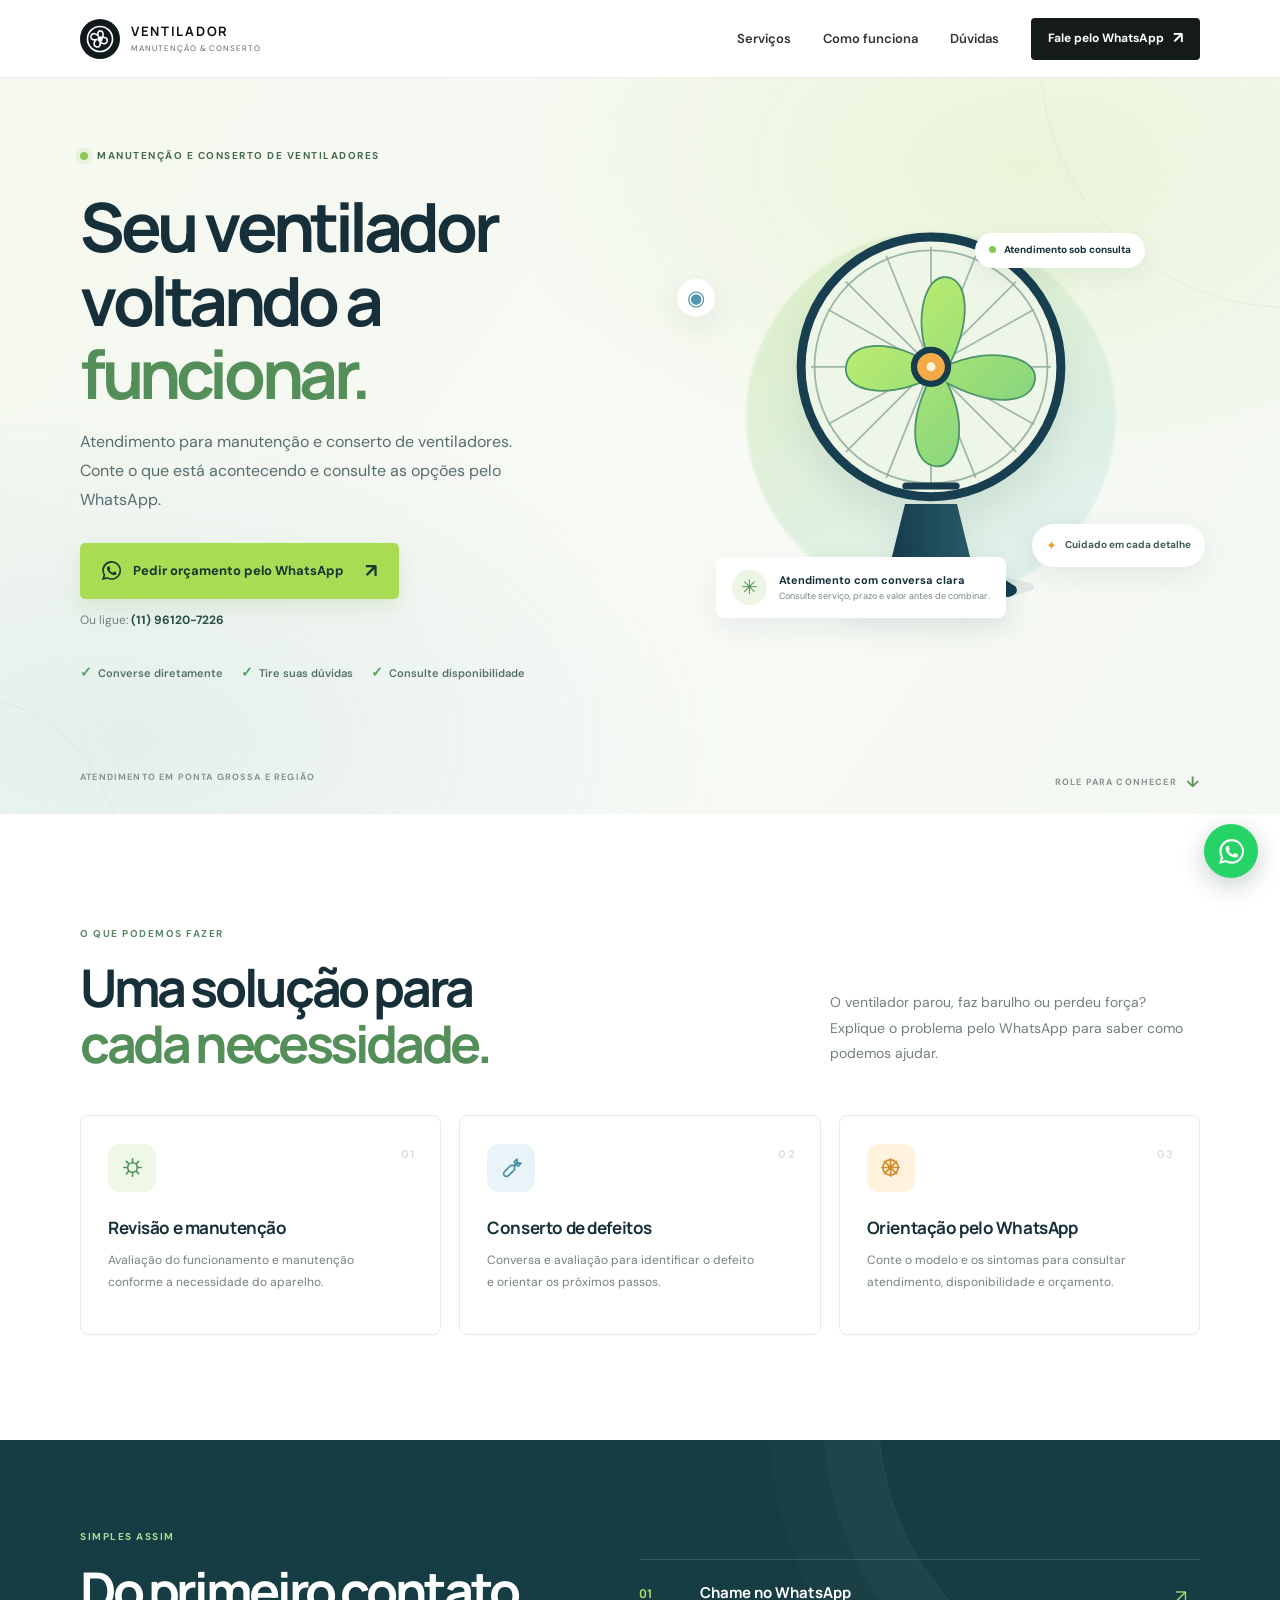
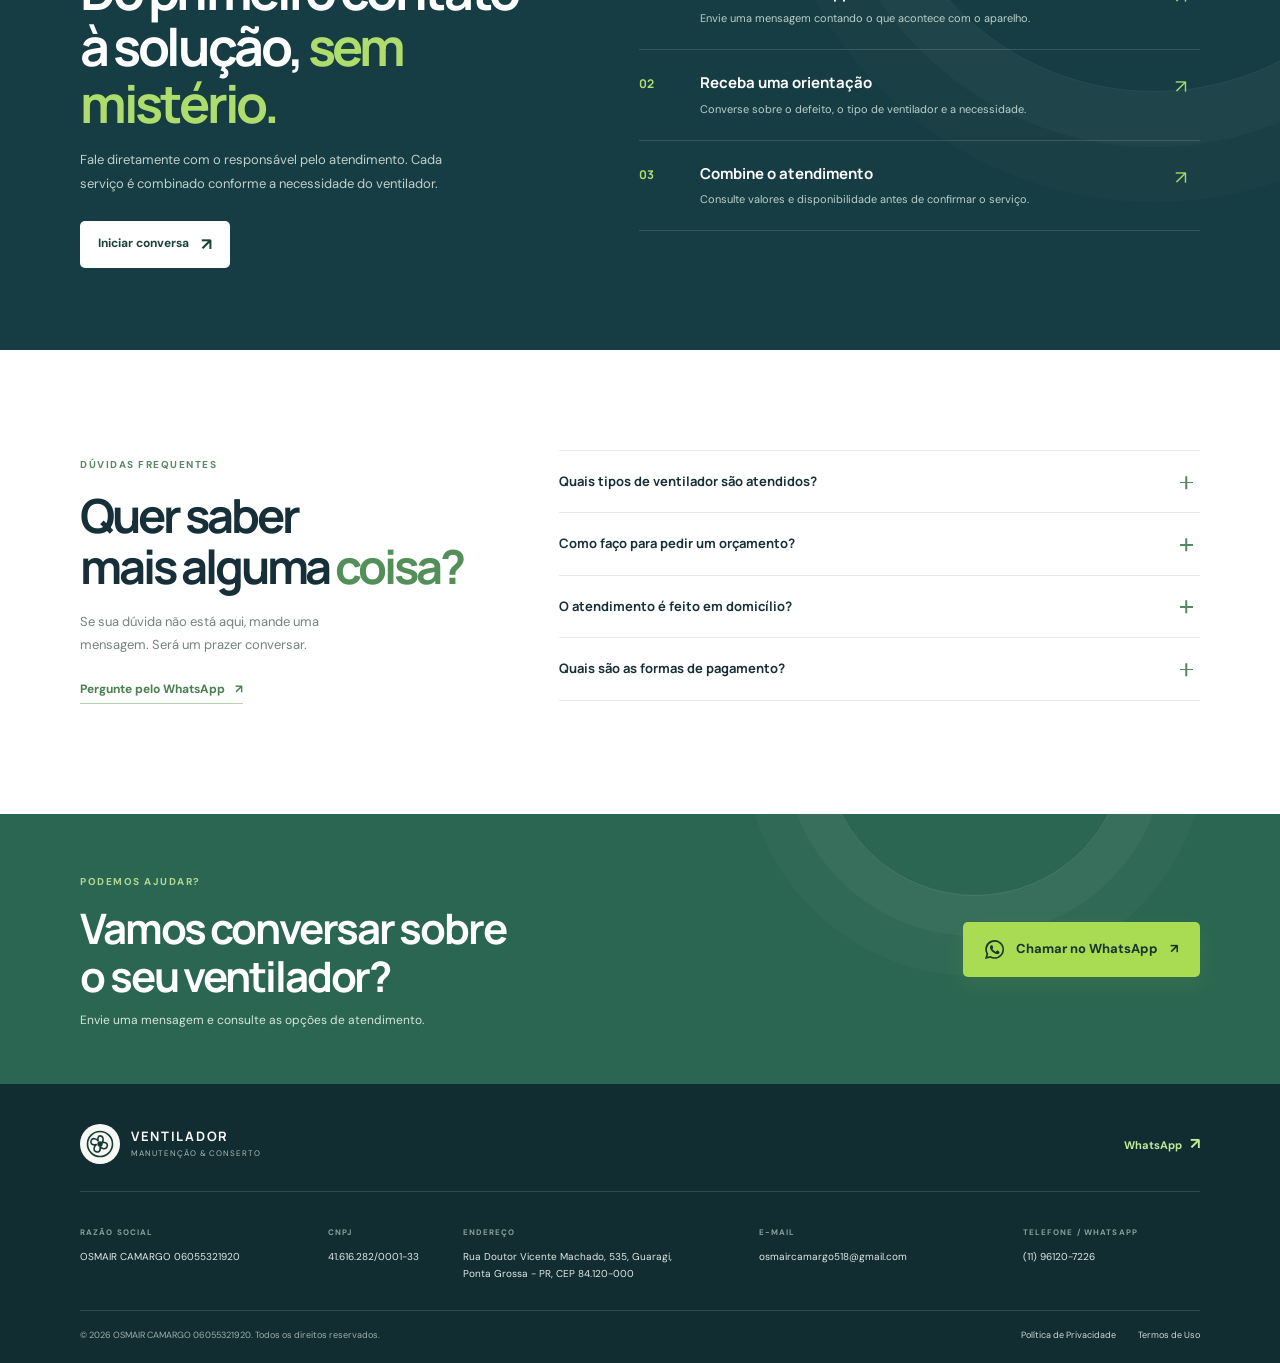
<file: index.html>
<!doctype html>
<html lang="pt-BR">
<head>
  <meta charset="utf-8">
  <meta name="viewport" content="width=device-width, initial-scale=1">
  <meta name="theme-color" content="#f5f8f3">
  <meta name="description" content="Manutenção e conserto de ventiladores. Fale pelo WhatsApp para consultar atendimento e solicitar um orçamento.">
  <title>Conserto de Ventiladores | Atendimento pelo WhatsApp</title>
  <link rel="preconnect" href="https://fonts.googleapis.com">
  <link rel="preconnect" href="https://fonts.gstatic.com" crossorigin>
  <link href="https://fonts.googleapis.com/css2?family=DM+Sans:wght@400;500;600;700&family=Manrope:wght@500;600;700;800&display=swap" rel="stylesheet">
  <link rel="stylesheet" href="style.css">
  <script src="script.js" defer></script>
</head>
<body>
  <a class="skip-link" href="#conteudo">Pular para o conteúdo</a>
  <header class="site-header">
    <div class="container header-inner">
      <a class="brand" href="index.html" aria-label="Início - Conserto de Ventiladores">
        <span class="brand-mark" aria-hidden="true"><svg viewBox="0 0 48 48"><circle cx="24" cy="24" r="20"/><path d="M24 11c5 0 7 7 3 11 8-2 10 3 8 7s-8 3-11-1c2 8-3 10-7 8s-3-8 1-11c-8 2-10-3-8-7s8-3 11 1c-1-4 0-8 3-8Z"/><circle cx="24" cy="24" r="3"/></svg></span>
        <span class="brand-copy"><strong>VENTILADOR</strong><small>MANUTENÇÃO & CONSERTO</small></span>
      </a>
      <button class="menu-toggle" type="button" aria-expanded="false" aria-controls="main-nav" aria-label="Abrir menu"><span></span><span></span></button>
      <nav class="main-nav" id="main-nav" aria-label="Navegação principal">
        <a href="#servicos">Serviços</a><a href="#como-funciona">Como funciona</a><a href="#duvidas">Dúvidas</a>
        <a class="nav-cta" href="https://wa.me/5511961207226" target="_blank" rel="noopener noreferrer">Fale pelo WhatsApp <span aria-hidden="true">↗</span></a>
      </nav>
    </div>
  </header>
  <main id="conteudo">
    <section class="hero">
      <div class="hero-orb orb-one"></div><div class="hero-orb orb-two"></div>
      <div class="container hero-grid">
        <div class="hero-copy">
          <div class="eyebrow"><span class="status-dot"></span> MANUTENÇÃO E CONSERTO DE VENTILADORES</div>
          <h1>Seu ventilador<br>voltando a <em>funcionar.</em></h1>
          <p class="hero-lead">Atendimento para manutenção e conserto de ventiladores. Conte o que está acontecendo e consulte as opções pelo WhatsApp.</p>
          <div class="hero-actions"><a class="button button-primary" href="https://wa.me/5511961207226?text=Preciso%20de%20atendimento" target="_blank" rel="noopener noreferrer"><svg viewBox="0 0 24 24" aria-hidden="true"><path d="M20.5 3.5A11.8 11.8 0 0 0 12.1 0C5.6 0 .3 5.3.3 11.8c0 2.1.6 4.1 1.6 5.9L0 24l6.5-1.7a11.8 11.8 0 0 0 5.6 1.4h.1c6.5 0 11.8-5.3 11.8-11.8 0-3.2-1.2-6.1-3.5-8.4ZM12.1 21.7c-1.7 0-3.4-.5-4.8-1.3l-.3-.2-3.9 1 1-3.8-.2-.4a9.8 9.8 0 1 1 8.2 4.7Zm5.4-7.4c-.3-.2-1.7-.9-2-.9s-.5-.2-.7.2-.8.9-.9 1.1-.3.2-.6.1c-.3-.2-1.2-.4-2.3-1.4-.8-.7-1.4-1.6-1.5-1.9-.2-.3 0-.4.1-.6l.4-.5.3-.5c.1-.2 0-.4 0-.5s-.7-1.7-.9-2.3c-.2-.6-.5-.5-.7-.5h-.6c-.2 0-.5.1-.8.4-.3.3-1 1-1 2.5s1.1 2.9 1.2 3.1 2.1 3.2 5.1 4.5c.7.3 1.3.5 1.7.6.7.2 1.4.2 1.9.1.6-.1 1.7-.7 1.9-1.3.2-.6.2-1.1.2-1.3s-.2-.3-.5-.5Z"/></svg> Pedir orçamento pelo WhatsApp <span class="button-arrow" aria-hidden="true">↗</span></a>
            <span class="phone-note">Ou ligue: <a href="tel:+5511961207226">(11) 96120-7226</a></span>
          </div>
          <div class="hero-points"><span><i>✓</i> Converse diretamente</span><span><i>✓</i> Tire suas dúvidas</span><span><i>✓</i> Consulte disponibilidade</span></div>
        </div>
        <div class="hero-art" aria-label="Ilustração de um ventilador de mesa">
          <div class="art-glow"></div><div class="art-card"><span class="art-tag"><b></b> Atendimento sob consulta</span>
            <svg class="fan-illustration" viewBox="0 0 460 480" role="img" aria-label="Ilustração de ventilador de mesa azul e verde">
              <defs><linearGradient id="blade" x1="0" y1="0" x2="1" y2="1"><stop stop-color="#c7f36a"/><stop offset="1" stop-color="#7bcf83"/></linearGradient><linearGradient id="stand" x1="0" y1="0" x2="1" y2="0"><stop stop-color="#163b4b"/><stop offset="1" stop-color="#275b69"/></linearGradient></defs>
              <ellipse cx="230" cy="430" rx="115" ry="15" fill="#183f5018"/><path d="M201 337h58l18 73H183z" fill="url(#stand)"/><path d="M167 409q63-18 126 0l31 20q6 8-7 12H142q-13-4-7-12z" fill="#173c4d"/><path d="M178 420q52-13 104 0" fill="none" stroke="#4b7a82" stroke-width="3" stroke-linecap="round"/>
              <circle cx="230" cy="184" r="145" fill="#eef6e7" stroke="#183f50" stroke-width="10"/><circle cx="230" cy="184" r="130" fill="none" stroke="#9cb5a9" stroke-width="2"/>
              <g stroke="#8fa99d" stroke-width="2" opacity=".8"><path d="M230 50v268M96 184h268M135 89l190 190M325 89 135 279M180 60l100 248M115 120l230 128M280 60 180 308M345 120 115 248"/></g>
              <g fill="url(#blade)" stroke="#4b946a" stroke-width="2"><path d="M230 181c-20-44-9-94 13-97 27-3 35 41 8 97 51-20 99-7 95 18-5 27-47 30-98 3 24 48 13 95-12 93-27-2-33-47-7-98-50 24-96 14-94-12 2-28 46-35 95-4Z"/></g>
              <circle cx="230" cy="184" r="19" fill="#f4aa46" stroke="#173c4d" stroke-width="7"/><circle cx="230" cy="184" r="5" fill="#fff4d8"/>
              <path d="M202 317h56" stroke="#173c4d" stroke-width="8" stroke-linecap="round"/>
            </svg>
            <span class="art-caption"><span class="caption-icon">✳</span><span><b>Atendimento com conversa clara</b><small>Consulte serviço, prazo e valor antes de combinar.</small></span></span>
          </div><span class="floating-chip chip-spark">✦ <b>Cuidado em cada detalhe</b></span><span class="floating-chip chip-fan">◉</span>
        </div>
      </div>
      <div class="hero-bottom container"><span>ATENDIMENTO EM PONTA GROSSA E REGIÃO</span><span class="scroll-indicator">ROLE PARA CONHECER <b>↓</b></span></div>
    </section>
    <section class="section services" id="servicos"><div class="container">
      <div class="section-heading"><div><span class="eyebrow eyebrow-color">O QUE PODEMOS FAZER</span><h2>Uma solução para<br><em>cada necessidade.</em></h2></div><p>O ventilador parou, faz barulho ou perdeu força? Explique o problema pelo WhatsApp para saber como podemos ajudar.</p></div>
      <div class="service-grid">
        <article class="service-card"><span class="service-icon icon-green"><svg viewBox="0 0 24 24"><path d="M12 3v3m0 12v3M3 12h3m12 0h3M5.6 5.6l2.1 2.1m8.6 8.6 2.1 2.1m0-12.8-2.1 2.1m-8.6 8.6-2.1 2.1"/><circle cx="12" cy="12" r="5"/></svg></span><h3>Revisão e manutenção</h3><p>Avaliação do funcionamento e manutenção conforme a necessidade do aparelho.</p><span class="card-number">01</span></article>
        <article class="service-card"><span class="service-icon icon-blue"><svg viewBox="0 0 24 24"><path d="m14.7 6.3 3-3a5 5 0 0 1-6.4 6.4L5 16a3 3 0 1 0 4.2 4.2l6.3-6.3a5 5 0 0 1 6.4-6.4l-3 3-4.2-4.2Z"/></svg></span><h3>Conserto de defeitos</h3><p>Conversa e avaliação para identificar o defeito e orientar os próximos passos.</p><span class="card-number">02</span></article>
        <article class="service-card"><span class="service-icon icon-orange"><svg viewBox="0 0 24 24"><path d="M12 3v18M3 12h18M5.6 5.6l12.8 12.8M18.4 5.6 5.6 18.4"/><circle cx="12" cy="12" r="8"/></svg></span><h3>Orientação pelo WhatsApp</h3><p>Conte o modelo e os sintomas para consultar atendimento, disponibilidade e orçamento.</p><span class="card-number">03</span></article>
      </div>
    </div></section>
    <section class="process" id="como-funciona"><div class="container process-grid"><div class="process-intro"><span class="eyebrow eyebrow-light">SIMPLES ASSIM</span><h2>Do primeiro contato<br>à solução, <em>sem mistério.</em></h2><p>Fale diretamente com o responsável pelo atendimento. Cada serviço é combinado conforme a necessidade do ventilador.</p><a class="button button-light" href="https://wa.me/5511961207226?text=Preciso%20de%20atendimento" target="_blank" rel="noopener noreferrer">Iniciar conversa <span aria-hidden="true">↗</span></a></div><div class="steps"><article class="step"><span>01</span><div><h3>Chame no WhatsApp</h3><p>Envie uma mensagem contando o que acontece com o aparelho.</p></div><b>↗</b></article><article class="step"><span>02</span><div><h3>Receba uma orientação</h3><p>Converse sobre o defeito, o tipo de ventilador e a necessidade.</p></div><b>↗</b></article><article class="step"><span>03</span><div><h3>Combine o atendimento</h3><p>Consulte valores e disponibilidade antes de confirmar o serviço.</p></div><b>↗</b></article></div></div></section>
    <section class="section faq" id="duvidas"><div class="container faq-grid"><div class="faq-heading"><span class="eyebrow eyebrow-color">DÚVIDAS FREQUENTES</span><h2>Quer saber<br>mais alguma <em>coisa?</em></h2><p>Se sua dúvida não está aqui, mande uma mensagem. Será um prazer conversar.</p><a class="text-link" href="https://wa.me/5511961207226" target="_blank" rel="noopener noreferrer">Pergunte pelo WhatsApp <span>↗</span></a></div><div class="accordion">
      <details><summary>Quais tipos de ventilador são atendidos?<span></span></summary><p>Consulte pelo WhatsApp informando o tipo e, se possível, a marca ou modelo. A disponibilidade depende do aparelho e do defeito.</p></details>
      <details><summary>Como faço para pedir um orçamento?<span></span></summary><p>Envie uma mensagem pelo WhatsApp com uma descrição do problema. Valores e condições são informados após entender a necessidade do serviço.</p></details>
      <details><summary>O atendimento é feito em domicílio?<span></span></summary><p>Consulte a disponibilidade e as condições de atendimento para sua região pelo WhatsApp antes de combinar o serviço.</p></details>
      <details><summary>Quais são as formas de pagamento?<span></span></summary><p>As formas de pagamento disponíveis são informadas diretamente durante a conversa e antes da confirmação do serviço.</p></details>
    </div></div></section>
    <section class="closing"><div class="container closing-inner"><div><span class="eyebrow eyebrow-light">PODEMOS AJUDAR?</span><h2>Vamos conversar sobre<br>o seu ventilador?</h2><p>Envie uma mensagem e consulte as opções de atendimento.</p></div><a class="button button-primary button-closing" href="https://wa.me/5511961207226?text=Preciso%20de%20atendimento" target="_blank" rel="noopener noreferrer"><svg viewBox="0 0 24 24" aria-hidden="true"><path d="M20.5 3.5A11.8 11.8 0 0 0 12.1 0C5.6 0 .3 5.3.3 11.8c0 2.1.6 4.1 1.6 5.9L0 24l6.5-1.7a11.8 11.8 0 0 0 5.6 1.4h.1c6.5 0 11.8-5.3 11.8-11.8 0-3.2-1.2-6.1-3.5-8.4ZM12.1 21.7c-1.7 0-3.4-.5-4.8-1.3l-.3-.2-3.9 1 1-3.8-.2-.4a9.8 9.8 0 1 1 8.2 4.7Zm5.4-7.4c-.3-.2-1.7-.9-2-.9s-.5-.2-.7.2-.8.9-.9 1.1-.3.2-.6.1c-.3-.2-1.2-.4-2.3-1.4-.8-.7-1.4-1.6-1.5-1.9-.2-.3 0-.4.1-.6l.4-.5.3-.5c.1-.2 0-.4 0-.5s-.7-1.7-.9-2.3c-.2-.6-.5-.5-.7-.5h-.6c-.2 0-.5.1-.8.4-.3.3-1 1-1 2.5s1.1 2.9 1.2 3.1 2.1 3.2 5.1 4.5c.7.3 1.3.5 1.7.6.7.2 1.4.2 1.9.1.6-.1 1.7-.7 1.9-1.3.2-.6.2-1.1.2-1.3s-.2-.3-.5-.5Z"/></svg> Chamar no WhatsApp <span>↗</span></a></div></section>
  </main>
  <footer class="site-footer"><div class="container"><div class="footer-top"><a class="brand brand-footer" href="index.html"><span class="brand-mark" aria-hidden="true"><svg viewBox="0 0 48 48"><circle cx="24" cy="24" r="20"/><path d="M24 11c5 0 7 7 3 11 8-2 10 3 8 7s-8 3-11-1c2 8-3 10-7 8s-3-8 1-11c-8 2-10-3-8-7s8-3 11 1c-1-4 0-8 3-8Z"/><circle cx="24" cy="24" r="3"/></svg></span><span class="brand-copy"><strong>VENTILADOR</strong><small>MANUTENÇÃO & CONSERTO</small></span></a><a class="footer-contact" href="https://wa.me/5511961207226" target="_blank" rel="noopener noreferrer">WhatsApp <span>↗</span></a></div><div class="company-info"><div><span class="info-label">RAZÃO SOCIAL</span><p>OSMAIR CAMARGO 06055321920</p></div><div><span class="info-label">CNPJ</span><p>41.616.282/0001-33</p></div><div><span class="info-label">ENDEREÇO</span><p>Rua Doutor Vicente Machado, 535, Guaragi,<br>Ponta Grossa - PR, CEP 84.120-000</p></div><div><span class="info-label">E-MAIL</span><p><a href="mailto:osmaircamargo518@gmail.com">osmaircamargo518@gmail.com</a></p></div><div><span class="info-label">TELEFONE / WHATSAPP</span><p><a href="tel:+5511961207226">(11) 96120-7226</a></p></div></div><div class="footer-bottom"><span>© <span data-year>2026</span> OSMAIR CAMARGO 06055321920. Todos os direitos reservados.</span><nav aria-label="Links legais"><a href="privacidade.html">Política de Privacidade</a><a href="termos.html">Termos de Uso</a></nav></div></div></footer>
  <a class="floating-whatsapp" href="https://wa.me/5511961207226" target="_blank" rel="noopener noreferrer" aria-label="Fale pelo WhatsApp"><svg viewBox="0 0 24 24" aria-hidden="true"><path d="M20.5 3.5A11.8 11.8 0 0 0 12.1 0C5.6 0 .3 5.3.3 11.8c0 2.1.6 4.1 1.6 5.9L0 24l6.5-1.7a11.8 11.8 0 0 0 5.6 1.4h.1c6.5 0 11.8-5.3 11.8-11.8 0-3.2-1.2-6.1-3.5-8.4ZM12.1 21.7c-1.7 0-3.4-.5-4.8-1.3l-.3-.2-3.9 1 1-3.8-.2-.4a9.8 9.8 0 1 1 8.2 4.7Zm5.4-7.4c-.3-.2-1.7-.9-2-.9s-.5-.2-.7.2-.8.9-.9 1.1-.3.2-.6.1c-.3-.2-1.2-.4-2.3-1.4-.8-.7-1.4-1.6-1.5-1.9-.2-.3 0-.4.1-.6l.4-.5.3-.5c.1-.2 0-.4 0-.5s-.7-1.7-.9-2.3c-.2-.6-.5-.5-.7-.5h-.6c-.2 0-.5.1-.8.4-.3.3-1 1-1 2.5s1.1 2.9 1.2 3.1 2.1 3.2 5.1 4.5c.7.3 1.3.5 1.7.6.7.2 1.4.2 1.9.1.6-.1 1.7-.7 1.9-1.3.2-.6.2-1.1.2-1.3s-.2-.3-.5-.5Z"/></svg></a>
</body></html>
</file>
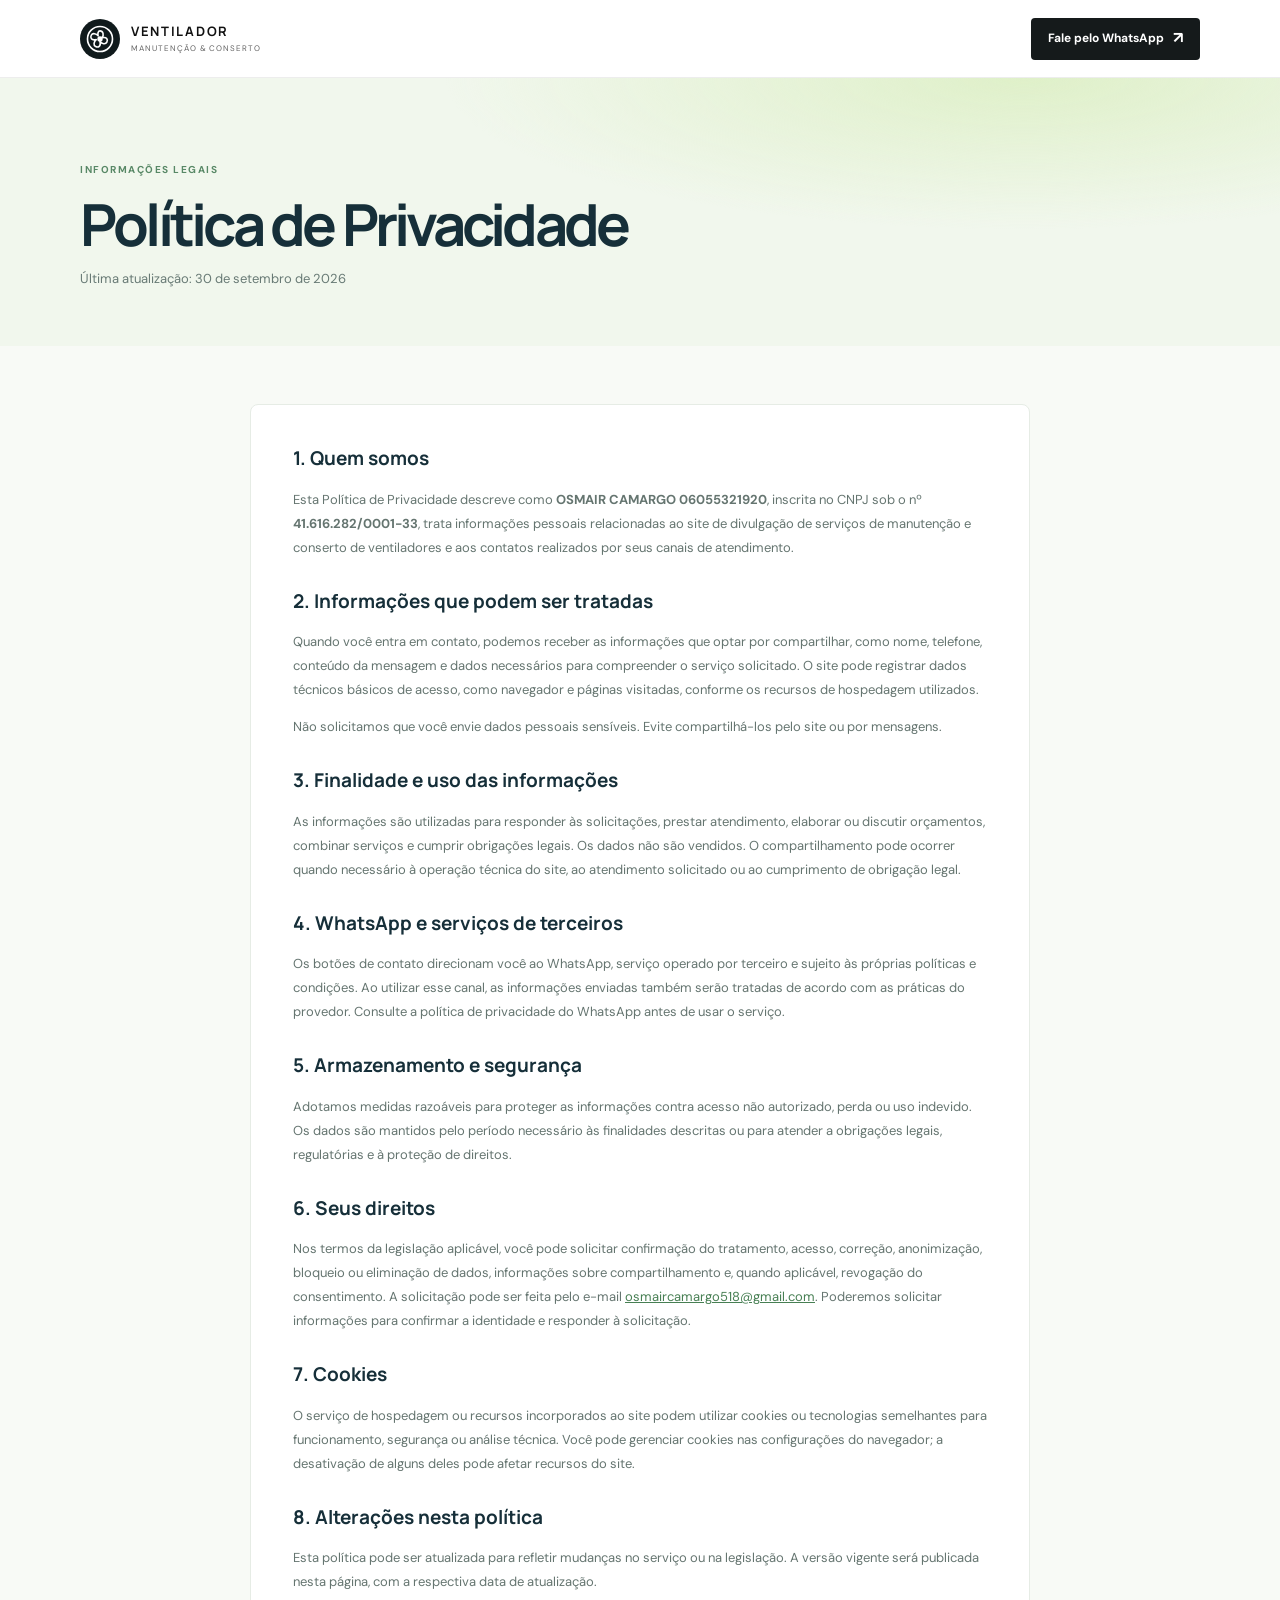
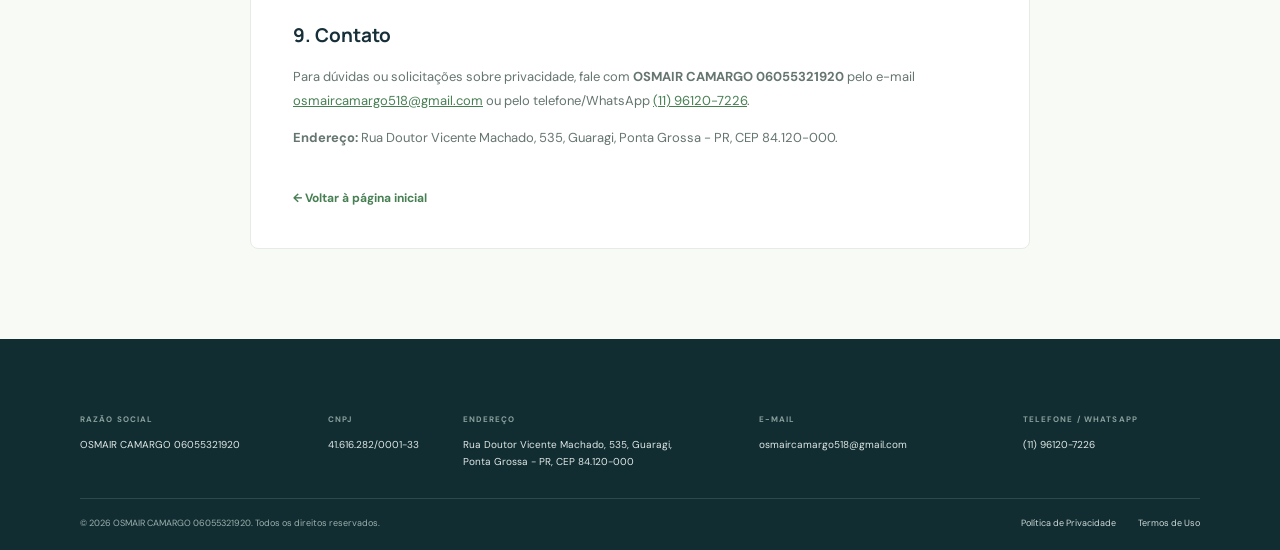
<file: privacidade.html>
<!doctype html>
<html lang="pt-BR">
<head><meta charset="utf-8"><meta name="viewport" content="width=device-width, initial-scale=1"><meta name="theme-color" content="#f5f8f3"><meta name="description" content="Política de Privacidade do serviço de manutenção e conserto de ventiladores."><title>Política de Privacidade | Manutenção de Ventiladores</title><link rel="preconnect" href="https://fonts.googleapis.com"><link rel="preconnect" href="https://fonts.gstatic.com" crossorigin><link href="https://fonts.googleapis.com/css2?family=DM+Sans:wght@400;500;600;700&family=Manrope:wght@500;600;700;800&display=swap" rel="stylesheet"><link rel="stylesheet" href="style.css"></head>
<body class="legal-page"><header class="site-header"><div class="container header-inner"><a class="brand" href="index.html"><span class="brand-mark" aria-hidden="true"><svg viewBox="0 0 48 48"><circle cx="24" cy="24" r="20"/><path d="M24 11c5 0 7 7 3 11 8-2 10 3 8 7s-8 3-11-1c2 8-3 10-7 8s-3-8 1-11c-8 2-10-3-8-7s8-3 11 1c-1-4 0-8 3-8Z"/><circle cx="24" cy="24" r="3"/></svg></span><span class="brand-copy"><strong>VENTILADOR</strong><small>MANUTENÇÃO & CONSERTO</small></span></a><a class="nav-cta" href="https://wa.me/5511961207226" target="_blank" rel="noopener noreferrer">Fale pelo WhatsApp <span>↗</span></a></div></header>
<main><section class="legal-hero"><div class="container"><span class="eyebrow eyebrow-color">INFORMAÇÕES LEGAIS</span><h1>Política de Privacidade</h1><p>Última atualização: 30 de setembro de 2026</p></div></section><section class="legal-content"><div class="container"><article>
<h2>1. Quem somos</h2><p>Esta Política de Privacidade descreve como <strong>OSMAIR CAMARGO 06055321920</strong>, inscrita no CNPJ sob o nº <strong>41.616.282/0001-33</strong>, trata informações pessoais relacionadas ao site de divulgação de serviços de manutenção e conserto de ventiladores e aos contatos realizados por seus canais de atendimento.</p>
<h2>2. Informações que podem ser tratadas</h2><p>Quando você entra em contato, podemos receber as informações que optar por compartilhar, como nome, telefone, conteúdo da mensagem e dados necessários para compreender o serviço solicitado. O site pode registrar dados técnicos básicos de acesso, como navegador e páginas visitadas, conforme os recursos de hospedagem utilizados.</p><p>Não solicitamos que você envie dados pessoais sensíveis. Evite compartilhá-los pelo site ou por mensagens.</p>
<h2>3. Finalidade e uso das informações</h2><p>As informações são utilizadas para responder às solicitações, prestar atendimento, elaborar ou discutir orçamentos, combinar serviços e cumprir obrigações legais. Os dados não são vendidos. O compartilhamento pode ocorrer quando necessário à operação técnica do site, ao atendimento solicitado ou ao cumprimento de obrigação legal.</p>
<h2>4. WhatsApp e serviços de terceiros</h2><p>Os botões de contato direcionam você ao WhatsApp, serviço operado por terceiro e sujeito às próprias políticas e condições. Ao utilizar esse canal, as informações enviadas também serão tratadas de acordo com as práticas do provedor. Consulte a política de privacidade do WhatsApp antes de usar o serviço.</p>
<h2>5. Armazenamento e segurança</h2><p>Adotamos medidas razoáveis para proteger as informações contra acesso não autorizado, perda ou uso indevido. Os dados são mantidos pelo período necessário às finalidades descritas ou para atender a obrigações legais, regulatórias e à proteção de direitos.</p>
<h2>6. Seus direitos</h2><p>Nos termos da legislação aplicável, você pode solicitar confirmação do tratamento, acesso, correção, anonimização, bloqueio ou eliminação de dados, informações sobre compartilhamento e, quando aplicável, revogação do consentimento. A solicitação pode ser feita pelo e-mail <a href="mailto:osmaircamargo518@gmail.com">osmaircamargo518@gmail.com</a>. Poderemos solicitar informações para confirmar a identidade e responder à solicitação.</p>
<h2>7. Cookies</h2><p>O serviço de hospedagem ou recursos incorporados ao site podem utilizar cookies ou tecnologias semelhantes para funcionamento, segurança ou análise técnica. Você pode gerenciar cookies nas configurações do navegador; a desativação de alguns deles pode afetar recursos do site.</p>
<h2>8. Alterações nesta política</h2><p>Esta política pode ser atualizada para refletir mudanças no serviço ou na legislação. A versão vigente será publicada nesta página, com a respectiva data de atualização.</p>
<h2>9. Contato</h2><p>Para dúvidas ou solicitações sobre privacidade, fale com <strong>OSMAIR CAMARGO 06055321920</strong> pelo e-mail <a href="mailto:osmaircamargo518@gmail.com">osmaircamargo518@gmail.com</a> ou pelo telefone/WhatsApp <a href="https://wa.me/5511961207226">(11) 96120-7226</a>.</p><p><strong>Endereço:</strong> Rua Doutor Vicente Machado, 535, Guaragi, Ponta Grossa - PR, CEP 84.120-000.</p><a class="legal-back" href="index.html">← Voltar à página inicial</a>
</article></div></section></main>
<footer class="site-footer legal-footer"><div class="container"><div class="company-info"><div><span class="info-label">RAZÃO SOCIAL</span><p>OSMAIR CAMARGO 06055321920</p></div><div><span class="info-label">CNPJ</span><p>41.616.282/0001-33</p></div><div><span class="info-label">ENDEREÇO</span><p>Rua Doutor Vicente Machado, 535, Guaragi,<br>Ponta Grossa - PR, CEP 84.120-000</p></div><div><span class="info-label">E-MAIL</span><p><a href="mailto:osmaircamargo518@gmail.com">osmaircamargo518@gmail.com</a></p></div><div><span class="info-label">TELEFONE / WHATSAPP</span><p><a href="tel:+5511961207226">(11) 96120-7226</a></p></div></div><div class="footer-bottom"><span>© <span data-year>2026</span> OSMAIR CAMARGO 06055321920. Todos os direitos reservados.</span><nav aria-label="Links legais"><a href="privacidade.html">Política de Privacidade</a><a href="termos.html">Termos de Uso</a></nav></div></div></footer><script src="script.js" defer></script></body></html>
</file>
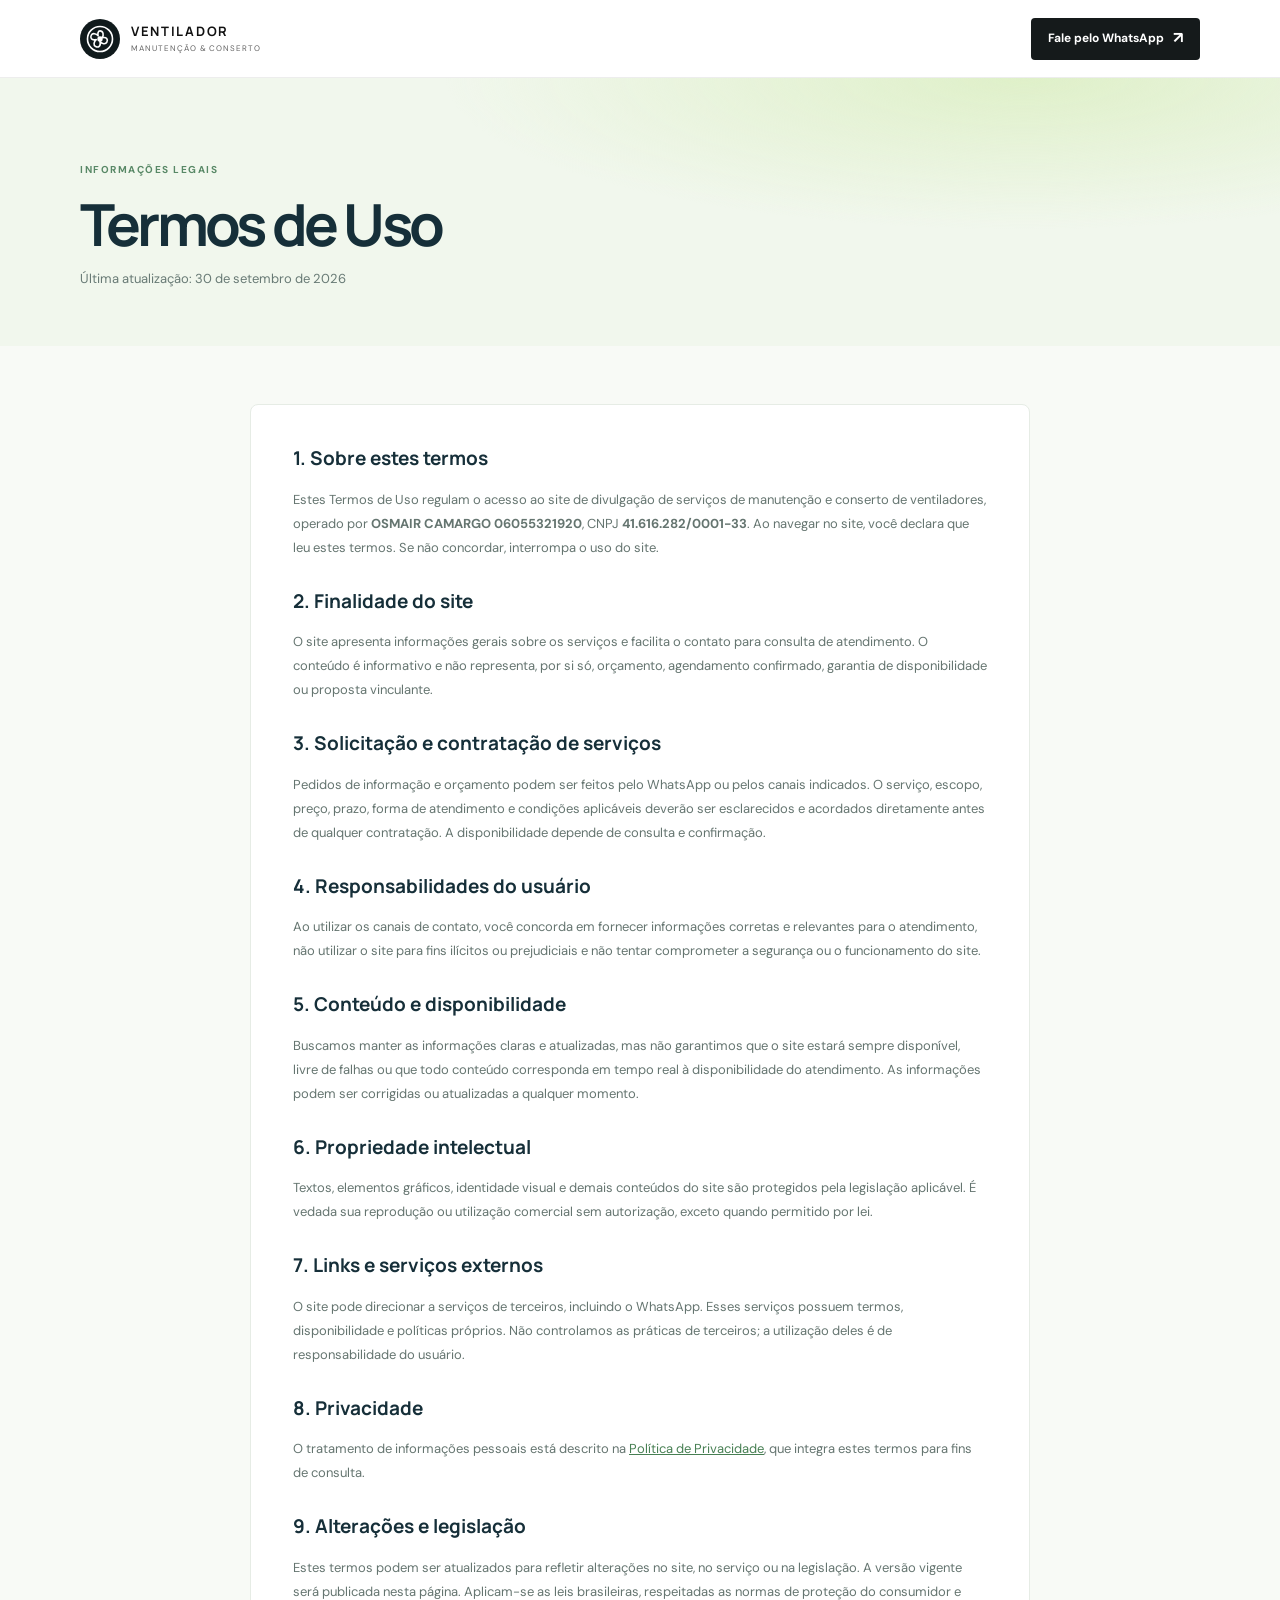
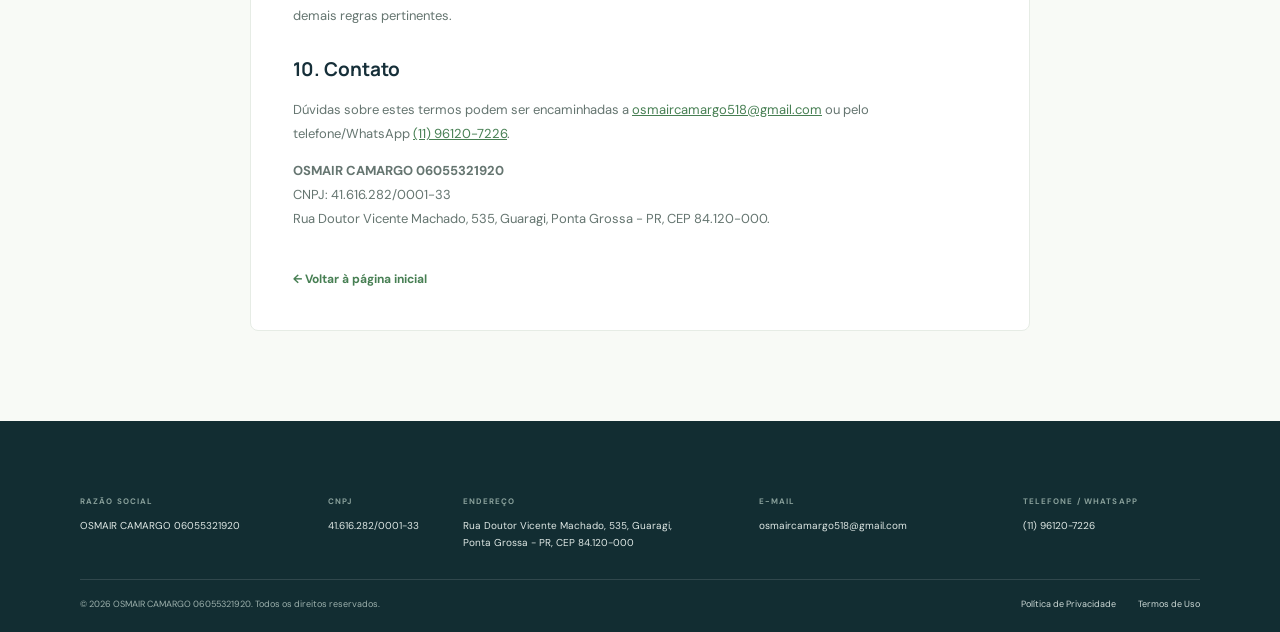
<file: termos.html>
<!doctype html>
<html lang="pt-BR">
<head><meta charset="utf-8"><meta name="viewport" content="width=device-width, initial-scale=1"><meta name="theme-color" content="#f5f8f3"><meta name="description" content="Termos de Uso do site de manutenção e conserto de ventiladores."><title>Termos de Uso | Manutenção de Ventiladores</title><link rel="preconnect" href="https://fonts.googleapis.com"><link rel="preconnect" href="https://fonts.gstatic.com" crossorigin><link href="https://fonts.googleapis.com/css2?family=DM+Sans:wght@400;500;600;700&family=Manrope:wght@500;600;700;800&display=swap" rel="stylesheet"><link rel="stylesheet" href="style.css"></head>
<body class="legal-page"><header class="site-header"><div class="container header-inner"><a class="brand" href="index.html"><span class="brand-mark" aria-hidden="true"><svg viewBox="0 0 48 48"><circle cx="24" cy="24" r="20"/><path d="M24 11c5 0 7 7 3 11 8-2 10 3 8 7s-8 3-11-1c2 8-3 10-7 8s-3-8 1-11c-8 2-10-3-8-7s8-3 11 1c-1-4 0-8 3-8Z"/><circle cx="24" cy="24" r="3"/></svg></span><span class="brand-copy"><strong>VENTILADOR</strong><small>MANUTENÇÃO & CONSERTO</small></span></a><a class="nav-cta" href="https://wa.me/5511961207226" target="_blank" rel="noopener noreferrer">Fale pelo WhatsApp <span>↗</span></a></div></header>
<main><section class="legal-hero"><div class="container"><span class="eyebrow eyebrow-color">INFORMAÇÕES LEGAIS</span><h1>Termos de Uso</h1><p>Última atualização: 30 de setembro de 2026</p></div></section><section class="legal-content"><div class="container"><article>
<h2>1. Sobre estes termos</h2><p>Estes Termos de Uso regulam o acesso ao site de divulgação de serviços de manutenção e conserto de ventiladores, operado por <strong>OSMAIR CAMARGO 06055321920</strong>, CNPJ <strong>41.616.282/0001-33</strong>. Ao navegar no site, você declara que leu estes termos. Se não concordar, interrompa o uso do site.</p>
<h2>2. Finalidade do site</h2><p>O site apresenta informações gerais sobre os serviços e facilita o contato para consulta de atendimento. O conteúdo é informativo e não representa, por si só, orçamento, agendamento confirmado, garantia de disponibilidade ou proposta vinculante.</p>
<h2>3. Solicitação e contratação de serviços</h2><p>Pedidos de informação e orçamento podem ser feitos pelo WhatsApp ou pelos canais indicados. O serviço, escopo, preço, prazo, forma de atendimento e condições aplicáveis deverão ser esclarecidos e acordados diretamente antes de qualquer contratação. A disponibilidade depende de consulta e confirmação.</p>
<h2>4. Responsabilidades do usuário</h2><p>Ao utilizar os canais de contato, você concorda em fornecer informações corretas e relevantes para o atendimento, não utilizar o site para fins ilícitos ou prejudiciais e não tentar comprometer a segurança ou o funcionamento do site.</p>
<h2>5. Conteúdo e disponibilidade</h2><p>Buscamos manter as informações claras e atualizadas, mas não garantimos que o site estará sempre disponível, livre de falhas ou que todo conteúdo corresponda em tempo real à disponibilidade do atendimento. As informações podem ser corrigidas ou atualizadas a qualquer momento.</p>
<h2>6. Propriedade intelectual</h2><p>Textos, elementos gráficos, identidade visual e demais conteúdos do site são protegidos pela legislação aplicável. É vedada sua reprodução ou utilização comercial sem autorização, exceto quando permitido por lei.</p>
<h2>7. Links e serviços externos</h2><p>O site pode direcionar a serviços de terceiros, incluindo o WhatsApp. Esses serviços possuem termos, disponibilidade e políticas próprios. Não controlamos as práticas de terceiros; a utilização deles é de responsabilidade do usuário.</p>
<h2>8. Privacidade</h2><p>O tratamento de informações pessoais está descrito na <a href="privacidade.html">Política de Privacidade</a>, que integra estes termos para fins de consulta.</p>
<h2>9. Alterações e legislação</h2><p>Estes termos podem ser atualizados para refletir alterações no site, no serviço ou na legislação. A versão vigente será publicada nesta página. Aplicam-se as leis brasileiras, respeitadas as normas de proteção do consumidor e demais regras pertinentes.</p>
<h2>10. Contato</h2><p>Dúvidas sobre estes termos podem ser encaminhadas a <a href="mailto:osmaircamargo518@gmail.com">osmaircamargo518@gmail.com</a> ou pelo telefone/WhatsApp <a href="https://wa.me/5511961207226">(11) 96120-7226</a>.</p><p><strong>OSMAIR CAMARGO 06055321920</strong><br>CNPJ: 41.616.282/0001-33<br>Rua Doutor Vicente Machado, 535, Guaragi, Ponta Grossa - PR, CEP 84.120-000.</p><a class="legal-back" href="index.html">← Voltar à página inicial</a>
</article></div></section></main>
<footer class="site-footer legal-footer"><div class="container"><div class="company-info"><div><span class="info-label">RAZÃO SOCIAL</span><p>OSMAIR CAMARGO 06055321920</p></div><div><span class="info-label">CNPJ</span><p>41.616.282/0001-33</p></div><div><span class="info-label">ENDEREÇO</span><p>Rua Doutor Vicente Machado, 535, Guaragi,<br>Ponta Grossa - PR, CEP 84.120-000</p></div><div><span class="info-label">E-MAIL</span><p><a href="mailto:osmaircamargo518@gmail.com">osmaircamargo518@gmail.com</a></p></div><div><span class="info-label">TELEFONE / WHATSAPP</span><p><a href="tel:+5511961207226">(11) 96120-7226</a></p></div></div><div class="footer-bottom"><span>© <span data-year>2026</span> OSMAIR CAMARGO 06055321920. Todos os direitos reservados.</span><nav aria-label="Links legais"><a href="privacidade.html">Política de Privacidade</a><a href="termos.html">Termos de Uso</a></nav></div></div></footer><script src="script.js" defer></script></body></html>
</file>
<file: style.css>
:root{--ink:#162f39;--muted:#62757a;--green:#a9dc52;--green-dark:#183f34;--blue:#4c9cba;--orange:#f3a943;--paper:#f8faf6;--line:#e6ece5;--white:#fff;--font:'DM Sans',sans-serif;--display:'Manrope',sans-serif}*{box-sizing:border-box}html{scroll-behavior:smooth;scroll-padding-top:90px}body{margin:0;color:var(--ink);font-family:var(--font);font-size:16px;line-height:1.65;-webkit-font-smoothing:antialiased}a{color:inherit}svg{display:block}.container{width:min(1120px,calc(100% - 48px));margin:0 auto}.skip-link{position:absolute;left:-9999px;top:8px;background:#fff;padding:10px 16px;z-index:100}.skip-link:focus{left:8px}.site-header{height:78px;background:#fff;color:#111;position:sticky;top:0;z-index:20;border-bottom:1px solid #ededed}.header-inner,.brand,.main-nav,.nav-cta{display:flex;align-items:center}.header-inner{height:100%;justify-content:space-between}.brand{text-decoration:none;gap:11px}.brand-mark{width:40px;height:40px;display:grid;place-items:center;background:#101a1c;border-radius:50%}.brand-mark svg{width:30px;fill:none;stroke:#fff;stroke-width:2.6;stroke-linejoin:round}.brand-mark svg circle:last-child{fill:#fff}.brand-copy{display:grid;line-height:1.05;gap:5px}.brand-copy strong{font-family:var(--display);font-size:13px;letter-spacing:.13em}.brand-copy small{font-size:8px;letter-spacing:.12em;color:#656565}.main-nav{gap:32px}.main-nav>a:not(.nav-cta){font-size:13px;font-weight:600;text-decoration:none;color:#333;transition:color .2s}.main-nav>a:not(.nav-cta):hover{color:#4d8c59}.nav-cta{height:42px;padding:0 17px;gap:9px;color:#fff;background:#151a1b;border-radius:4px;text-decoration:none;font-size:12px;font-weight:700}.nav-cta span{font-size:16px}.menu-toggle{display:none}.hero{position:relative;overflow:hidden;background:radial-gradient(ellipse at 80% 12%,rgba(175,222,105,.2),transparent 36%),radial-gradient(ellipse at 10% 90%,rgba(87,165,198,.12),transparent 37%),linear-gradient(125deg,#f4f8ee 0%,#f8faf5 55%,#f4f8f2 100%);min-height:625px}.hero-grid{display:grid;grid-template-columns:1.04fr .96fr;align-items:center;min-height:560px;padding-top:30px;padding-bottom:44px;position:relative;z-index:1}.hero-copy{padding:34px 0 42px}.eyebrow{display:inline-flex;align-items:center;gap:9px;color:#466953;font-weight:700;font-size:10px;letter-spacing:.15em;line-height:1.4}.status-dot{width:8px;height:8px;background:#8dc857;border-radius:50%;box-shadow:0 0 0 4px #8dc85722}.hero h1,.section h2,.process h2,.closing h2,.legal-hero h1{font-family:var(--display);font-size:clamp(43px,5.3vw,70px);letter-spacing:-.065em;line-height:1.08;margin:22px 0 18px;font-weight:700}.hero h1 em,.section h2 em,.process h2 em{font-style:normal;color:#548f59}.hero-lead{color:#586d70;max-width:470px;font-size:16px;line-height:1.8;margin:0 0 28px}.hero-actions{display:flex;align-items:flex-start;flex-direction:column;gap:12px}.button{display:inline-flex;align-items:center;justify-content:center;gap:12px;min-height:56px;padding:0 22px;border-radius:5px;text-decoration:none;font-size:13px;font-weight:700;transition:transform .2s,box-shadow .2s,background .2s}.button:hover{transform:translateY(-2px);box-shadow:0 12px 24px #173f3d22}.button-primary{color:#18352f;background:var(--green);box-shadow:0 8px 20px #7aa53929}.button-primary:hover{background:#b9e56a}.button svg{width:19px;height:19px;fill:currentColor}.button-arrow{margin-left:9px;font-size:19px}.phone-note{font-size:12px;color:#738280}.phone-note a{font-weight:700;color:#254f48;text-decoration:none}.hero-points{display:flex;flex-wrap:wrap;gap:18px;margin-top:31px;color:#55706b;font-size:11px;font-weight:600}.hero-points span{display:flex;align-items:center;gap:6px}.hero-points i{font-style:normal;color:#5a9c61;font-size:14px}.hero-art{position:relative;display:grid;place-items:center;min-height:460px}.art-glow{position:absolute;width:370px;height:370px;border-radius:50%;background:linear-gradient(145deg,#d5ecb7,#d6edf1);filter:blur(1px);opacity:.67}.art-card{position:relative;width:min(100%,430px);height:430px;display:flex;align-items:center;justify-content:center}.fan-illustration{width:100%;height:100%;max-height:432px;filter:drop-shadow(0 22px 17px #25454b17)}.art-tag{position:absolute;top:31px;right:1px;background:#fff;border-radius:50px;padding:9px 14px;font-size:10px;font-weight:700;box-shadow:0 8px 25px #193e3510;z-index:1}.art-tag b{display:inline-block;width:7px;height:7px;border-radius:50%;background:#85c94f;margin-right:6px}.art-caption{position:absolute;left:0;bottom:14px;display:flex;gap:12px;align-items:center;background:#fff;padding:13px 16px;border-radius:8px;box-shadow:0 10px 26px #183f5012}.caption-icon{width:35px;height:35px;display:grid;place-items:center;background:#edf6e6;color:#558f4f;border-radius:50%;font-size:20px}.art-caption b,.art-caption small{display:block}.art-caption b{font-size:11px}.art-caption small{font-size:9px;color:#758582}.floating-chip{position:absolute;display:grid;place-items:center;background:#fff;border-radius:50px;box-shadow:0 8px 30px #183f5017}.chip-spark{right:-5px;bottom:80px;display:flex;gap:8px;padding:11px 14px;color:#e5a03d;font-size:13px}.chip-spark b{font-size:10px;color:#415b56}.chip-fan{top:92px;left:15px;width:38px;height:38px;color:#5297b0;font-size:21px}.hero-bottom{display:flex;justify-content:space-between;padding:0 0 19px;color:#859390;font-size:9px;font-weight:700;letter-spacing:.13em}.scroll-indicator{display:flex;gap:9px;align-items:center}.scroll-indicator b{font-size:15px;color:#62945d}.hero-orb{position:absolute;border:1px solid #779d7d1b;border-radius:50%}.orb-one{width:500px;height:500px;right:-260px;top:-270px}.orb-two{width:330px;height:330px;left:-210px;bottom:-210px}.section{padding:105px 0}.section-heading{display:flex;align-items:flex-end;justify-content:space-between;gap:50px;margin-bottom:43px}.eyebrow-color{color:#588866}.section h2,.process h2{font-size:clamp(36px,4.3vw,52px);margin:14px 0 0}.section-heading>p{max-width:370px;color:#71807e;font-size:14px;line-height:1.8;margin:0 0 6px}.service-grid{display:grid;grid-template-columns:repeat(3,1fr);gap:18px}.service-card{position:relative;padding:28px 27px 30px;border:1px solid #e6ece7;border-radius:8px;min-height:220px;overflow:hidden;transition:transform .25s,border-color .25s,box-shadow .25s}.service-card:hover{transform:translateY(-5px);border-color:#cbdcc9;box-shadow:0 16px 35px #183f500c}.service-icon{width:48px;height:48px;border-radius:12px;display:grid;place-items:center;margin-bottom:22px}.service-icon svg{width:23px;height:23px;fill:none;stroke:currentColor;stroke-width:1.7;stroke-linecap:round;stroke-linejoin:round}.icon-green{color:#4f9257;background:#eff7e7}.icon-blue{color:#468daa;background:#e8f4f8}.icon-orange{color:#d38b2e;background:#fff3dd}.service-card h3{font-family:var(--display);font-size:17px;margin:0 0 8px;letter-spacing:-.025em}.service-card p{font-size:12px;line-height:1.8;color:#75827f;max-width:270px;margin:0}.card-number{position:absolute;top:29px;right:25px;color:#d8e2db;font-size:11px;font-weight:700;letter-spacing:.1em}.process{background:#163d43;color:#fff;padding:82px 0;position:relative;overflow:hidden}.process:after{content:"";position:absolute;right:-150px;top:-300px;width:550px;height:550px;border-radius:50%;border:1px solid #ffffff13;box-shadow:0 0 0 55px #ffffff06,0 0 0 110px #ffffff04}.process-grid{display:grid;grid-template-columns:.9fr 1.1fr;gap:100px;position:relative;z-index:1}.eyebrow-light{color:#b0d994}.process h2{margin:15px 0 16px;color:#fff}.process h2 em{color:#aedd6d}.process-intro>p{max-width:390px;color:#c0d0cb;font-size:13px;line-height:1.85;margin:0 0 25px}.button-light{color:#1d4339;background:#fff;min-height:47px;padding:0 18px;font-size:12px}.button-light span{font-size:17px}.steps{align-self:center}.step{display:grid;grid-template-columns:44px 1fr 25px;gap:17px;align-items:start;padding:21px 0;border-bottom:1px solid #ffffff22}.step:first-child{border-top:1px solid #ffffff22}.step>span{color:#b5df70;font-family:var(--display);font-size:12px;font-weight:700;padding-top:3px}.step h3{margin:0 0 4px;font-family:var(--display);font-size:15px}.step p{margin:0;color:#bbcfca;font-size:11px;line-height:1.7}.step>b{color:#a7d46b;font-size:19px;font-weight:400}.faq{padding-top:100px;padding-bottom:110px}.faq-grid{display:grid;grid-template-columns:.75fr 1.25fr;gap:95px}.faq-heading h2{font-size:clamp(35px,4vw,47px)}.faq-heading>p{font-size:13px;color:#75827f;line-height:1.8;max-width:290px;margin:18px 0}.text-link{display:inline-flex;gap:10px;align-items:center;color:#497f51;text-decoration:none;font-size:12px;font-weight:700;border-bottom:1px solid #bad5b5;padding-bottom:4px}.accordion details{border-bottom:1px solid var(--line)}.accordion details:first-child{border-top:1px solid var(--line)}.accordion summary{position:relative;list-style:none;padding:20px 40px 20px 0;font-family:var(--display);font-weight:700;font-size:13px;cursor:pointer}.accordion summary::-webkit-details-marker{display:none}.accordion summary span:before,.accordion summary span:after{content:"";position:absolute;right:7px;top:50%;width:13px;height:1.5px;background:#578760;transition:transform .2s}.accordion summary span:after{transform:rotate(90deg)}.accordion details[open] summary span:after{transform:rotate(0)}.accordion details p{color:#71807e;margin:-5px 34px 18px 0;font-size:12px;line-height:1.8}.closing{background:#2b6652;color:white;padding:53px 0;position:relative;overflow:hidden}.closing:after{content:"";position:absolute;width:300px;height:300px;border:1px solid #ffffff20;border-radius:50%;right:12%;top:-220px;box-shadow:0 0 0 40px #ffffff09,0 0 0 80px #ffffff06}.closing-inner{display:flex;align-items:center;justify-content:space-between;gap:30px;position:relative;z-index:1}.closing h2{font-size:clamp(30px,4vw,42px);letter-spacing:-.05em;line-height:1.16;margin:10px 0}.closing p{margin:0;color:#d5e7dc;font-size:12px}.button-closing{min-width:225px;min-height:55px}.site-footer{background:#122d32;color:#fff;padding:40px 0 20px}.footer-top{display:flex;align-items:center;justify-content:space-between;padding-bottom:27px;border-bottom:1px solid #ffffff20}.brand-footer .brand-mark{background:#f7f9f5}.brand-footer .brand-mark svg{stroke:#193b35}.brand-footer .brand-mark svg circle:last-child{fill:#193b35}.brand-footer .brand-copy small{color:#a9bab5}.footer-contact{text-decoration:none;font-size:11px;font-weight:700;color:#c2e995}.footer-contact span{font-size:16px;margin-left:5px}.company-info{display:grid;grid-template-columns:1.4fr .7fr 1.7fr 1.5fr 1.1fr;gap:22px;padding:25px 0 28px}.info-label{font-size:8px;letter-spacing:.14em;color:#89a09b;font-weight:700}.company-info p{font-size:10px;line-height:1.7;color:#e0e9e6;margin:5px 0 0}.company-info a{text-decoration:none}.company-info a:hover,.footer-bottom a:hover{color:#b9e281}.footer-bottom{display:flex;align-items:center;justify-content:space-between;padding-top:17px;border-top:1px solid #ffffff20;font-size:9px;color:#9cb0ac}.footer-bottom nav{display:flex;gap:22px}.footer-bottom a{color:#cedad7;text-decoration:none}.floating-whatsapp{position:fixed;right:22px;bottom:22px;z-index:15;width:54px;height:54px;display:grid;place-items:center;border-radius:50%;background:#25d366;color:#fff;box-shadow:0 7px 24px #123c2c3d;transition:transform .2s}.floating-whatsapp:hover{transform:translateY(-4px)}.floating-whatsapp svg{width:25px;height:25px;fill:currentColor}.legal-page{background:var(--paper);min-height:100vh}.legal-hero{padding:77px 0 57px;background:radial-gradient(ellipse at 80% 0%,#dff0c9,transparent 40%),#f1f7ed}.legal-hero h1{font-size:clamp(38px,5vw,58px);margin:12px 0}.legal-hero p{color:#687a75;margin:0;font-size:13px}.legal-content{padding:58px 0 90px}.legal-content article{max-width:780px;margin:auto;background:#fff;border:1px solid var(--line);border-radius:8px;padding:38px 42px}.legal-content h2{font-family:var(--display);font-size:19px;margin:26px 0 7px}.legal-content h2:first-child{margin-top:0}.legal-content p,.legal-content li{font-size:13px;line-height:1.85;color:#657570}.legal-content a{color:#477f53}.legal-content ul{padding-left:20px}.legal-back{display:inline-block;margin-top:26px;font-size:12px;font-weight:700;color:#4d8655;text-decoration:none}.legal-footer{margin-top:auto}@media(max-width:900px){.main-nav{gap:19px}.hero-grid{grid-template-columns:1.05fr .95fr}.hero h1{font-size:56px}.hero-art{min-height:400px}.art-card{height:390px}.fan-illustration{max-height:390px}.chip-spark{right:-12px}.process-grid{gap:55px}.faq-grid{gap:55px}.company-info{grid-template-columns:repeat(3,1fr)}}@media(max-width:700px){.container{width:min(100% - 38px,520px)}.site-header{height:68px}.brand-mark{width:36px;height:36px}.menu-toggle{border:0;background:transparent;padding:10px;display:grid;gap:5px;z-index:3}.menu-toggle span{width:22px;height:2px;background:#171b1b;transition:transform .2s}.menu-toggle[aria-expanded=true] span:first-child{transform:translateY(3.5px) rotate(45deg)}.menu-toggle[aria-expanded=true] span:last-child{transform:translateY(-3.5px) rotate(-45deg)}.main-nav{position:absolute;display:none;top:67px;left:0;right:0;padding:17px 20px 22px;background:#fff;border-top:1px solid #eee;box-shadow:0 12px 18px #0000000d;align-items:stretch;gap:0}.main-nav.is-open{display:flex;flex-direction:column}.main-nav>a:not(.nav-cta){padding:12px 2px;border-bottom:1px solid #eee}.nav-cta{justify-content:center;margin-top:14px}.hero-grid{display:flex;flex-direction:column;align-items:stretch;padding-top:39px;padding-bottom:15px}.hero-copy{padding:0}.eyebrow{font-size:9px}.hero h1{font-size:clamp(43px,12vw,60px);margin:18px 0 14px}.hero-lead{font-size:14px;line-height:1.75;margin-bottom:21px}.hero-actions{gap:10px}.button{min-height:53px;font-size:12px;padding:0 15px}.hero-points{gap:10px 15px;margin-top:19px;font-size:9px}.hero-art{min-height:355px;margin-top:2px}.art-glow{width:280px;height:280px}.art-card{width:min(100%,350px);height:350px}.fan-illustration{max-height:350px}.art-tag{top:24px;right:-2px;font-size:9px}.art-caption{left:-3px;bottom:8px;padding:10px 12px}.art-caption small{max-width:210px}.chip-fan{top:76px;left:0;width:33px;height:33px}.chip-spark{right:-4px;bottom:68px;padding:9px 12px;font-size:11px}.hero-bottom{font-size:8px;padding:5px 0 14px}.scroll-indicator{display:none}.section{padding:72px 0}.section-heading{display:block;margin-bottom:26px}.section h2,.process h2{font-size:39px}.section-heading>p{font-size:13px;margin:15px 0 0}.service-grid{grid-template-columns:1fr;gap:12px}.service-card{min-height:0;padding:22px;display:grid;grid-template-columns:49px 1fr;column-gap:15px;align-items:center}.service-icon{grid-row:span 2;margin:0;width:46px;height:46px}.service-card h3{align-self:end;margin:0 23px 3px 0;font-size:15px}.service-card p{align-self:start;grid-column:2;font-size:11px;line-height:1.65}.card-number{top:19px;right:18px;font-size:9px}.process{padding:66px 0}.process-grid{grid-template-columns:1fr;gap:32px}.process h2{margin-top:14px}.process-intro>p{font-size:12px}.steps{width:100%}.step{grid-template-columns:34px 1fr 20px;gap:12px;padding:17px 0}.step h3{font-size:14px}.step p{font-size:10px}.faq{padding:73px 0}.faq-grid{grid-template-columns:1fr;gap:30px}.faq-heading h2{font-size:39px}.faq-heading>p{max-width:380px;margin:12px 0}.accordion summary{font-size:12px;padding:17px 36px 17px 0}.accordion details p{font-size:11px}.closing{padding:40px 0}.closing-inner{align-items:flex-start;flex-direction:column;gap:23px}.closing h2{font-size:32px}.button-closing{min-width:0}.site-footer{padding-top:30px}.footer-top{padding-bottom:21px}.company-info{grid-template-columns:1fr 1fr;gap:17px 20px;padding:21px 0}.company-info>div:nth-child(3){grid-column:span 2}.company-info p{font-size:9px}.footer-bottom{align-items:flex-start;flex-direction:column;gap:12px;line-height:1.6}.footer-bottom nav{gap:17px}.floating-whatsapp{width:49px;height:49px;right:15px;bottom:15px}.legal-hero{padding:52px 0 42px}.legal-content{padding:35px 0 60px}.legal-content article{padding:25px 21px}.legal-content h2{font-size:17px}.legal-content p,.legal-content li{font-size:12px}}@media(prefers-reduced-motion:reduce){*,*::before,*::after{scroll-behavior:auto!important;transition:none!important;animation:none!important}}
</file>
